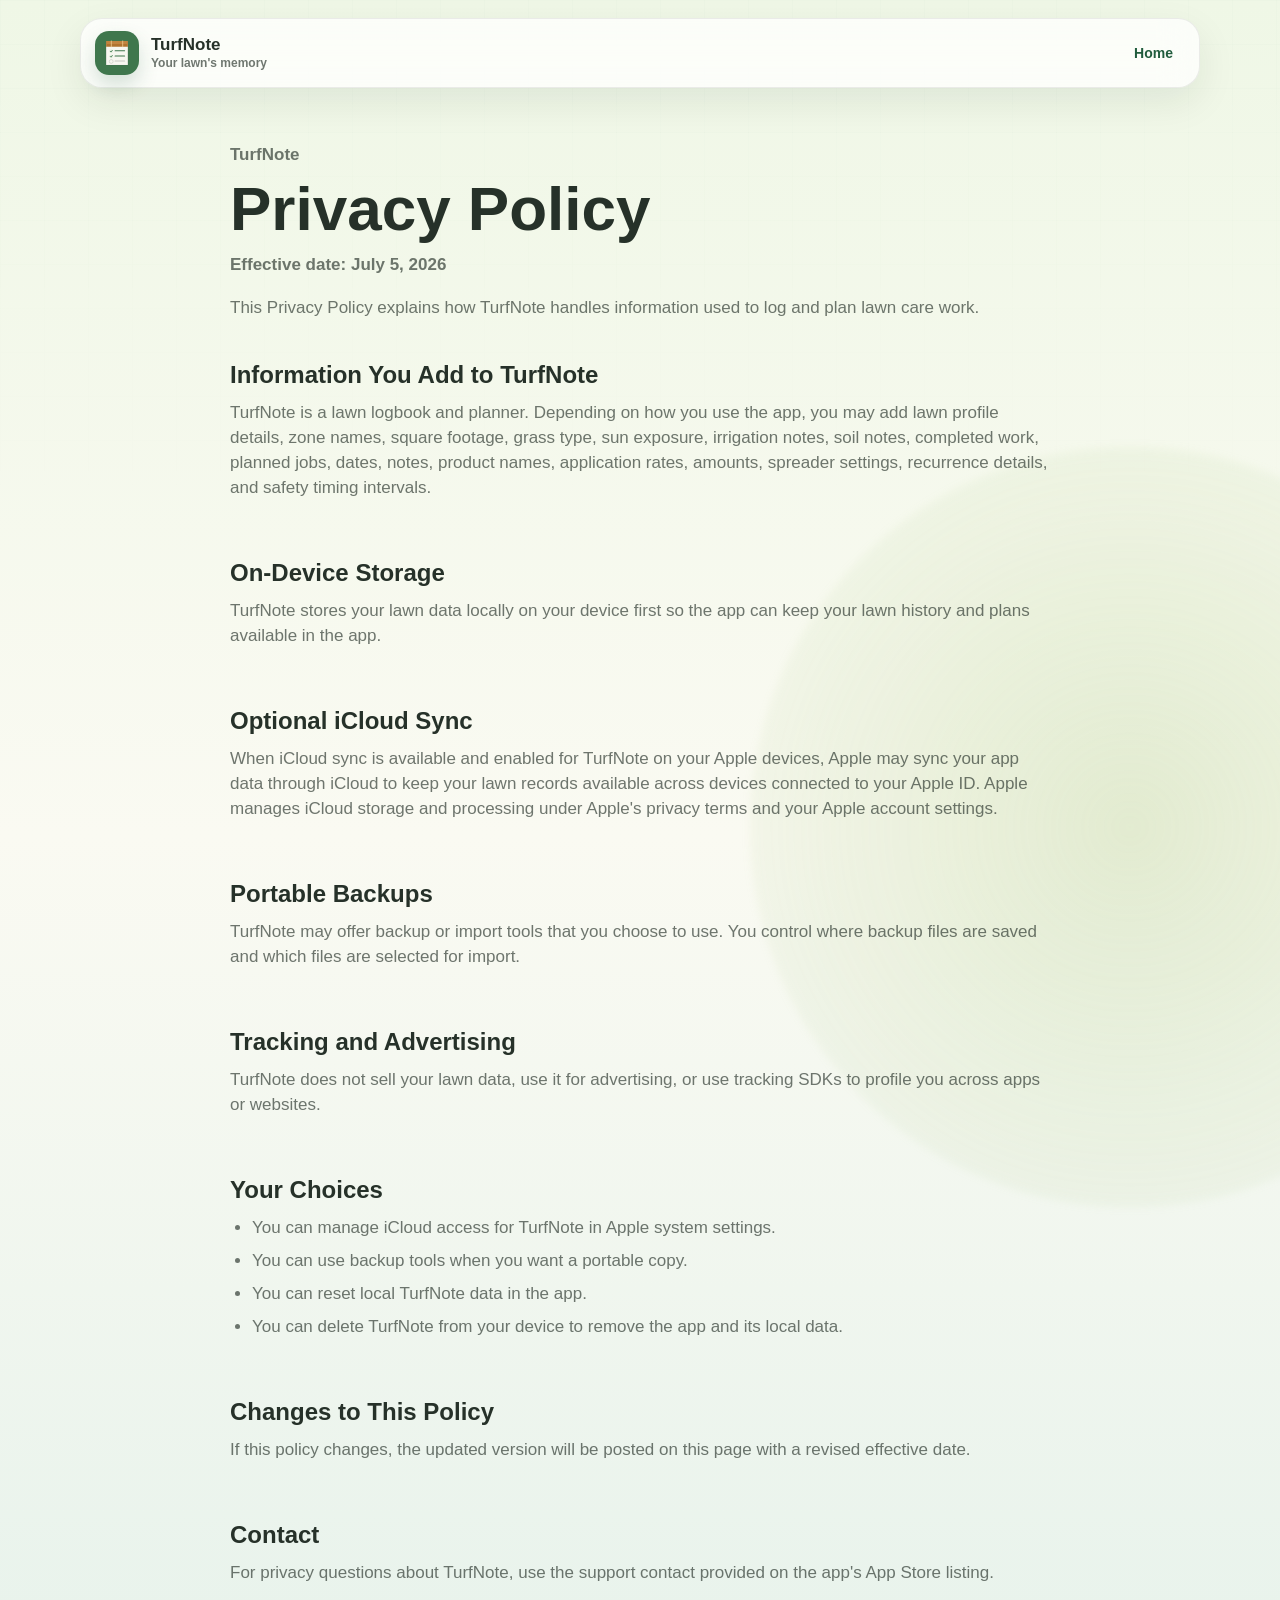
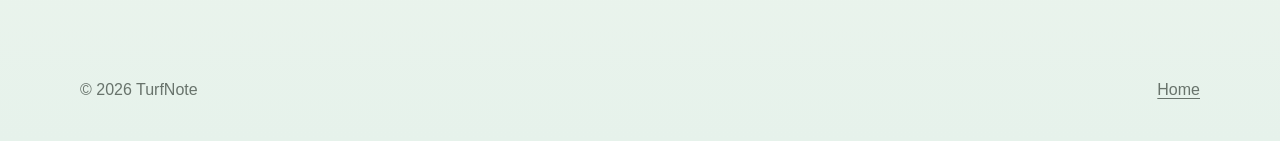
<file: privacy-policy.html>
<!doctype html>
<html lang="en">
  <head>
    <meta charset="utf-8" />
    <meta name="viewport" content="width=device-width, initial-scale=1" />
    <meta name="description" content="Privacy Policy for the TurfNote iOS app." />
    <title>TurfNote Privacy Policy</title>
    <link rel="icon" href="./assets/turfnote-brand-mark.svg" type="image/svg+xml" />
    <link rel="stylesheet" href="./styles.css" />
  </head>
  <body>
    <div class="page-shell">
      <header class="topbar">
        <a class="brand" href="./index.html" aria-label="TurfNote home">
          <img src="./assets/turfnote-brand-mark.svg" alt="" class="brand-mark" />
          <span class="brand-copy">
            <strong>TurfNote</strong>
            <span>Your lawn's memory</span>
          </span>
        </a>

        <nav class="site-nav policy-nav" aria-label="Primary">
          <a href="./index.html">Home</a>
        </nav>
      </header>

      <main class="policy-main">
        <article class="policy-shell">
          <header class="policy-header">
            <p class="section-label">TurfNote</p>
            <h1>Privacy Policy</h1>
            <p class="policy-updated">Effective date: July 5, 2026</p>
            <p>
              This Privacy Policy explains how TurfNote handles information used to log and plan
              lawn care work.
            </p>
          </header>

          <section class="policy-card" aria-labelledby="collection-heading">
            <h2 id="collection-heading">Information You Add to TurfNote</h2>
            <p>
              TurfNote is a lawn logbook and planner. Depending on how you use the app, you may add
              lawn profile details, zone names, square footage, grass type, sun exposure, irrigation
              notes, soil notes, completed work, planned jobs, dates, notes, product names,
              application rates, amounts, spreader settings, recurrence details, and safety timing
              intervals.
            </p>
          </section>

          <section class="policy-card" aria-labelledby="storage-heading">
            <h2 id="storage-heading">On-Device Storage</h2>
            <p>
              TurfNote stores your lawn data locally on your device first so the app can keep your
              lawn history and plans available in the app.
            </p>
          </section>

          <section class="policy-card" aria-labelledby="icloud-heading">
            <h2 id="icloud-heading">Optional iCloud Sync</h2>
            <p>
              When iCloud sync is available and enabled for TurfNote on your Apple devices, Apple
              may sync your app data through iCloud to keep your lawn records available across
              devices connected to your Apple ID. Apple manages iCloud storage and processing under
              Apple's privacy terms and your Apple account settings.
            </p>
          </section>

          <section class="policy-card" aria-labelledby="files-heading">
            <h2 id="files-heading">Portable Backups</h2>
            <p>
              TurfNote may offer backup or import tools that you choose to use. You control where
              backup files are saved and which files are selected for import.
            </p>
          </section>

          <section class="policy-card" aria-labelledby="tracking-heading">
            <h2 id="tracking-heading">Tracking and Advertising</h2>
            <p>
              TurfNote does not sell your lawn data, use it for advertising, or use tracking SDKs
              to profile you across apps or websites.
            </p>
          </section>

          <section class="policy-card" aria-labelledby="choices-heading">
            <h2 id="choices-heading">Your Choices</h2>
            <ul class="policy-list">
              <li>You can manage iCloud access for TurfNote in Apple system settings.</li>
              <li>You can use backup tools when you want a portable copy.</li>
              <li>You can reset local TurfNote data in the app.</li>
              <li>You can delete TurfNote from your device to remove the app and its local data.</li>
            </ul>
          </section>

          <section class="policy-card" aria-labelledby="changes-heading">
            <h2 id="changes-heading">Changes to This Policy</h2>
            <p>
              If this policy changes, the updated version will be posted on this page with a revised
              effective date.
            </p>
          </section>

          <section class="policy-card" aria-labelledby="contact-heading">
            <h2 id="contact-heading">Contact</h2>
            <p>
              For privacy questions about TurfNote, use the support contact provided on the app's
              App Store listing.
            </p>
          </section>
        </article>
      </main>

      <footer class="footer">
        <p>© <span data-current-year>2026</span> TurfNote</p>
        <nav class="footer-links" aria-label="Footer">
          <a href="./index.html">Home</a>
        </nav>
      </footer>
    </div>

    <script defer src="./app.js"></script>
  </body>
</html>
</file>
<file: styles.css>
:root {
  color-scheme: light dark;
  --background-top: #eff7e6;
  --background-middle: #fafaf2;
  --background-bottom: #e6f2eb;
  --card: rgba(255, 255, 255, 0.86);
  --card-strong: #ffffff;
  --card-stroke: rgba(0, 0, 0, 0.07);
  --primary: #215c3d;
  --primary-text: #263129;
  --muted: rgba(38, 49, 41, 0.66);
  --secondary: #63854f;
  --accent: #b0732e;
  --danger: #ba4233;
  --field: rgba(255, 255, 255, 0.72);
  --shadow: 0 24px 70px rgba(27, 57, 38, 0.12);
  --radius-sm: 10px;
  --radius-md: 14px;
  --radius-lg: 18px;
  --radius-xl: 22px;
  --max-width: 1120px;
}

* {
  box-sizing: border-box;
}

html {
  scroll-behavior: smooth;
}

body {
  margin: 0;
  font-family: "SF Pro Text", -apple-system, BlinkMacSystemFont, "Segoe UI", sans-serif;
  background: linear-gradient(
    180deg,
    var(--background-top) 0%,
    var(--background-middle) 48%,
    var(--background-bottom) 100%
  );
  color: var(--primary-text);
  min-height: 100vh;
}

body::before {
  position: fixed;
  inset: 0;
  z-index: -1;
  content: "";
  background:
    linear-gradient(90deg, rgba(33, 92, 61, 0.05) 1px, transparent 1px),
    linear-gradient(180deg, rgba(33, 92, 61, 0.05) 1px, transparent 1px);
  background-size: 44px 44px;
  mask-image: linear-gradient(180deg, rgba(0, 0, 0, 0.24), transparent 62%);
}

body::after {
  position: fixed;
  inset: auto -18vw -24vw auto;
  z-index: -1;
  width: min(64vw, 760px);
  aspect-ratio: 1;
  border-radius: 999px;
  content: "";
  background: radial-gradient(circle, rgba(167, 198, 123, 0.28), rgba(167, 198, 123, 0));
  filter: blur(4px);
  pointer-events: none;
}

a {
  color: inherit;
  text-decoration-thickness: 0.08em;
  text-underline-offset: 0.18em;
}

.page-shell {
  width: min(calc(100% - 32px), var(--max-width));
  margin: 0 auto;
  padding: 18px 0 36px;
}

.topbar {
  position: sticky;
  top: 12px;
  z-index: 10;
  display: flex;
  align-items: center;
  justify-content: space-between;
  gap: 18px;
  padding: 12px 14px;
  background: color-mix(in srgb, var(--card) 88%, transparent);
  border: 1px solid var(--card-stroke);
  border-radius: var(--radius-xl);
  backdrop-filter: blur(18px);
  box-shadow: 0 14px 38px rgba(17, 38, 25, 0.08);
  transition: border-color 0.25s ease, box-shadow 0.25s ease, transform 0.25s ease;
}

.topbar:hover {
  border-color: color-mix(in srgb, var(--primary) 24%, transparent);
  box-shadow: 0 18px 44px rgba(17, 38, 25, 0.12);
  transform: translateY(-1px);
}

.brand {
  display: inline-flex;
  align-items: center;
  gap: 12px;
  min-width: 0;
  text-decoration: none;
}

.brand-mark {
  width: 44px;
  height: 44px;
  border-radius: var(--radius-md);
  box-shadow: 0 10px 20px rgba(33, 92, 61, 0.18);
}

.brand-copy {
  display: flex;
  flex-direction: column;
  gap: 2px;
  line-height: 1.1;
}

.brand-copy strong {
  font-family: "SF Pro Display", -apple-system, BlinkMacSystemFont, "Segoe UI", sans-serif;
  font-size: 17px;
}

.brand-copy span {
  color: var(--muted);
  font-size: 12px;
  font-weight: 600;
}

.menu-button {
  display: none;
  align-items: center;
  justify-content: center;
  width: 44px;
  min-height: 44px;
  padding: 0;
  border: 1px solid color-mix(in srgb, var(--primary) 35%, transparent);
  border-radius: var(--radius-md);
  background: var(--field);
  color: var(--primary);
  font: inherit;
  font-weight: 700;
}

.menu-icon {
  display: grid;
  gap: 4px;
  width: 20px;
}

.menu-icon span {
  display: block;
  height: 2px;
  border-radius: 999px;
  background: currentColor;
}

.site-nav {
  display: flex;
  align-items: center;
  gap: 8px;
}

.site-nav a {
  min-height: 38px;
  display: inline-flex;
  align-items: center;
  padding: 0 12px;
  border-radius: var(--radius-sm);
  color: var(--primary);
  font-size: 14px;
  font-weight: 700;
  text-decoration: none;
}

.site-nav a:hover {
  background: color-mix(in srgb, var(--primary) 10%, transparent);
}

.hero {
  position: relative;
  display: grid;
  grid-template-columns: minmax(0, 1.05fr) minmax(320px, 0.8fr);
  gap: 32px;
  align-items: center;
  min-height: min(740px, calc(100vh - 92px));
  padding: 54px 0 34px;
}

.hero-copy h1,
.section h2,
.status-card h3,
.feature-card h3,
.timeline-item h2 {
  font-family: "SF Pro Display", -apple-system, BlinkMacSystemFont, "Segoe UI", sans-serif;
  letter-spacing: 0;
}

.eyebrow,
.section-label {
  margin: 0;
  color: var(--secondary);
  font-size: 12px;
  font-weight: 700;
  letter-spacing: 0;
  line-height: 16px;
}

.hero-copy h1 {
  max-width: 15ch;
  margin: 14px 0 16px;
  font-size: clamp(40px, 5.8vw, 66px);
  line-height: 1.02;
}

.lede {
  max-width: 62ch;
  margin: 0;
  color: var(--muted);
  font-size: 17px;
  line-height: 24px;
}

.hero-actions {
  display: flex;
  flex-wrap: wrap;
  gap: 16px;
  align-items: center;
  margin-top: 24px;
}

.hero-actions .button {
  min-height: 60px;
}

.button {
  display: inline-flex;
  align-items: center;
  justify-content: center;
  min-height: 44px;
  padding: 0 18px;
  border: 1px solid transparent;
  border-radius: var(--radius-md);
  font-weight: 700;
  text-decoration: none;
  transition: background 0.2s ease, border-color 0.2s ease, box-shadow 0.2s ease,
    transform 0.2s ease;
}

.button-primary {
  background: var(--primary);
  color: #ffffff;
  box-shadow: 0 14px 28px rgba(33, 92, 61, 0.22);
}

.button:hover {
  transform: translateY(-2px);
}

.button-primary:hover {
  box-shadow: 0 18px 32px rgba(33, 92, 61, 0.3);
}

.button-secondary {
  background: color-mix(in srgb, var(--primary) 8%, transparent);
  border-color: color-mix(in srgb, var(--primary) 35%, transparent);
  color: var(--primary);
}

.app-store-badge-link {
  display: inline-block;
  line-height: 0;
  border-radius: 10px;
  transition: box-shadow 0.2s ease, transform 0.15s ease;
}

.app-store-badge-link:hover {
  box-shadow: 0 10px 22px rgba(33, 92, 61, 0.24);
  transform: translateY(-1px);
}

.app-store-badge {
  display: block;
  width: 180px;
  height: auto;
}

.phone-preview {
  justify-self: end;
  width: min(100%, 390px);
}

.phone-shell {
  padding: 18px;
  border: 1px solid var(--card-stroke);
  border-radius: 36px;
  background:
    linear-gradient(180deg, color-mix(in srgb, var(--card-strong) 94%, transparent), var(--card)),
    var(--card);
  box-shadow: var(--shadow);
  animation: phone-float 6s ease-in-out infinite;
}

.phone-header {
  display: flex;
  align-items: center;
  gap: 12px;
  padding: 8px 4px 16px;
}

.phone-header img {
  width: 50px;
  height: 50px;
  border-radius: var(--radius-lg);
}

.phone-header span,
.summary-row span {
  display: block;
  color: var(--muted);
  font-size: 12px;
  font-weight: 700;
  line-height: 16px;
}

.phone-header strong {
  display: block;
  margin-top: 2px;
  font-size: 21px;
  line-height: 26px;
}

.summary-row {
  display: grid;
  grid-template-columns: repeat(2, minmax(0, 1fr));
  gap: 10px;
  margin-bottom: 12px;
}

.summary-row div {
  min-height: 74px;
  padding: 14px;
  border: 1px solid var(--card-stroke);
  border-radius: var(--radius-lg);
  background: var(--field);
}

.summary-row strong {
  display: block;
  margin-top: 4px;
  color: var(--primary);
  font-size: 17px;
}

.timeline-preview {
  display: grid;
  gap: 10px;
}

.timeline-item {
  display: grid;
  grid-template-columns: 14px minmax(0, 1fr);
  gap: 12px;
  align-items: start;
  padding: 16px;
  border: 1px solid var(--card-stroke);
  border-radius: var(--radius-lg);
  background: var(--card-strong);
  transition: border-color 0.2s ease, box-shadow 0.2s ease, transform 0.2s ease;
}

.timeline-item:hover {
  border-color: color-mix(in srgb, var(--primary) 28%, transparent);
  box-shadow: 0 12px 24px rgba(17, 38, 25, 0.08);
  transform: translateX(4px);
}

.timeline-dot {
  width: 12px;
  height: 12px;
  margin-top: 7px;
  border-radius: 999px;
  background: var(--secondary);
}

.timeline-item.caution .timeline-dot {
  background: var(--accent);
}

.timeline-item.planned .timeline-dot {
  background: var(--primary);
}

.timeline-item h2 {
  margin: 0 0 4px;
  font-size: 17px;
  line-height: 22px;
}

.timeline-item p {
  margin: 0;
  color: var(--muted);
  font-size: 14px;
  line-height: 20px;
}

.section {
  padding: 38px 0;
}

.section-heading {
  max-width: 720px;
  margin-bottom: 18px;
}

.section h2 {
  margin: 8px 0 0;
  font-size: clamp(28px, 3.6vw, 42px);
  line-height: 1.08;
}

.status-grid,
.feature-grid {
  display: grid;
  gap: 24px;
}

.status-grid {
  grid-template-columns: repeat(3, minmax(0, 1fr));
}

.feature-grid {
  grid-template-columns: repeat(4, minmax(0, 1fr));
  gap: 14px;
}

.status-card,
.model-list article {
  padding: 18px 18px 18px 0;
}

.feature-card {
  padding: 18px;
  border: 1px solid var(--card-stroke);
  border-radius: var(--radius-xl);
  background: var(--card);
  box-shadow: 0 16px 38px rgba(17, 38, 25, 0.07);
  transition: border-color 0.22s ease, box-shadow 0.22s ease, transform 0.22s ease;
}

.feature-card:hover {
  border-color: color-mix(in srgb, var(--primary) 27%, transparent);
  box-shadow: 0 22px 42px rgba(17, 38, 25, 0.13);
  transform: translateY(-5px);
}

.status-pill {
  display: inline-flex;
  align-items: center;
  min-height: 28px;
  padding: 0 10px;
  border-radius: var(--radius-sm);
  font-size: 12px;
  font-weight: 700;
}

.status-pill.complete {
  background: color-mix(in srgb, var(--secondary) 18%, transparent);
  color: var(--primary);
}

.status-pill.next {
  background: color-mix(in srgb, var(--accent) 18%, transparent);
  color: var(--accent);
}

.status-card h3,
.feature-card h3 {
  margin: 14px 0 8px;
  font-size: 21px;
  line-height: 26px;
}

.status-card p,
.feature-card p,
.split-copy p,
.model-list span {
  margin: 0;
  color: var(--muted);
  font-size: 17px;
  line-height: 24px;
}

.feature-card span {
  display: inline-grid;
  place-items: center;
  width: 38px;
  height: 38px;
  border-radius: var(--radius-md);
  background: color-mix(in srgb, var(--primary) 12%, transparent);
  color: var(--primary);
  font-size: 14px;
  font-weight: 800;
}

.timeline-section {
  display: grid;
  grid-template-columns: 0.9fr 1.1fr;
  gap: 22px;
  align-items: start;
}

.split-copy {
  max-width: 520px;
}

.split-copy h2 {
  margin-bottom: 14px;
}

.model-list {
  display: grid;
  gap: 18px;
}

.model-list article {
  display: grid;
  grid-template-columns: 120px minmax(0, 1fr);
  gap: 16px;
  align-items: center;
}

.model-list strong {
  color: var(--primary);
  font-size: 17px;
}

.footer {
  display: flex;
  justify-content: space-between;
  gap: 16px;
  padding: 26px 0 6px;
  margin-top: 20px;
  color: var(--muted);
}

.footer p {
  margin: 0;
}

.footer-links {
  display: flex;
  flex-wrap: wrap;
  gap: 14px;
}

.policy-main {
  padding: 54px 0 28px;
}

.policy-shell {
  max-width: 820px;
  margin: 0 auto;
}

.policy-header {
  margin-bottom: 18px;
}

.policy-header h1 {
  margin: 10px 0 12px;
  font-family: "SF Pro Display", -apple-system, BlinkMacSystemFont, "Segoe UI", sans-serif;
  font-size: clamp(38px, 6vw, 62px);
  line-height: 1.02;
  letter-spacing: 0;
}

.policy-header p,
.policy-card p,
.policy-list {
  color: var(--muted);
  font-size: 17px;
  line-height: 25px;
}

.policy-updated {
  margin: 0 0 18px;
  font-weight: 700;
}

.policy-card {
  margin-top: 14px;
  padding: 22px 0;
}

.policy-card h2 {
  margin: 0 0 10px;
  font-family: "SF Pro Display", -apple-system, BlinkMacSystemFont, "Segoe UI", sans-serif;
  font-size: 24px;
  line-height: 30px;
  letter-spacing: 0;
}

.policy-card p,
.policy-list {
  margin: 0;
}

.policy-list {
  padding-left: 22px;
}

.policy-list li + li {
  margin-top: 8px;
}

body.is-enhanced .reveal {
  opacity: 0;
  transform: translateY(22px);
}

body.is-enhanced .reveal.is-visible {
  animation: rise 0.72s cubic-bezier(0.22, 1, 0.36, 1) var(--reveal-delay, 0ms) both;
}

@keyframes rise {
  from {
    opacity: 0;
    transform: translateY(16px);
  }

  to {
    opacity: 1;
    transform: translateY(0);
  }
}

@keyframes phone-float {
  0%,
  100% {
    transform: translateY(0) rotate(0deg);
  }

  50% {
    transform: translateY(-8px) rotate(0.35deg);
  }
}

@media (prefers-color-scheme: dark) {
  :root {
    --background-top: #07110c;
    --background-middle: #0d1911;
    --background-bottom: #122018;
    --card: rgba(24, 37, 29, 0.92);
    --card-strong: #18251d;
    --card-stroke: rgba(255, 255, 255, 0.12);
    --primary: #7acb93;
    --primary-text: #eef6ef;
    --muted: rgba(238, 246, 239, 0.68);
    --secondary: #a7c67b;
    --accent: #e0a85a;
    --danger: #ff8a78;
    --field: #101a14;
    --shadow: 0 24px 70px rgba(0, 0, 0, 0.34);
  }

  .button-primary {
    color: #07110c;
  }

  .phone-shell {
    background: linear-gradient(180deg, rgba(24, 37, 29, 0.98), rgba(16, 26, 20, 0.98));
  }
}

@media (prefers-reduced-motion: reduce) {
  html {
    scroll-behavior: auto;
  }

  *,
  *::before,
  *::after {
    animation-duration: 0.01ms !important;
    animation-iteration-count: 1 !important;
    transition-duration: 0.01ms !important;
  }

  .phone-shell {
    transform: none;
  }
}

@media (max-width: 980px) {
  .hero,
  .timeline-section,
  .status-grid,
  .feature-grid,
  .model-list {
    grid-template-columns: 1fr;
  }

  .hero {
    min-height: auto;
  }

  .hero-copy h1 {
    max-width: 100%;
  }

  .phone-preview {
    justify-self: start;
  }

  .feature-grid {
    grid-template-columns: repeat(2, minmax(0, 1fr));
  }
}

@media (max-width: 760px) {
  .page-shell {
    width: min(calc(100% - 20px), var(--max-width));
  }

  .topbar {
    flex-wrap: wrap;
    border-radius: var(--radius-lg);
  }

  .menu-button {
    display: inline-flex;
  }

  .site-nav {
    width: 100%;
    display: none;
    flex-direction: column;
    align-items: stretch;
    gap: 4px;
    padding-top: 8px;
  }

  .site-nav.is-open {
    display: flex;
  }

  .site-nav a {
    padding: 0 10px;
  }

  .hero {
    padding: 34px 0 24px;
  }

  .hero-copy h1 {
    font-size: clamp(34px, 11vw, 48px);
  }

  .feature-grid,
  .summary-row {
    grid-template-columns: 1fr;
  }

  .model-list article {
    grid-template-columns: 1fr;
    gap: 8px;
  }

  .status-card,
  .model-list article {
    padding-right: 0;
  }

  .footer {
    flex-direction: column;
    align-items: flex-start;
  }
}
</file>
